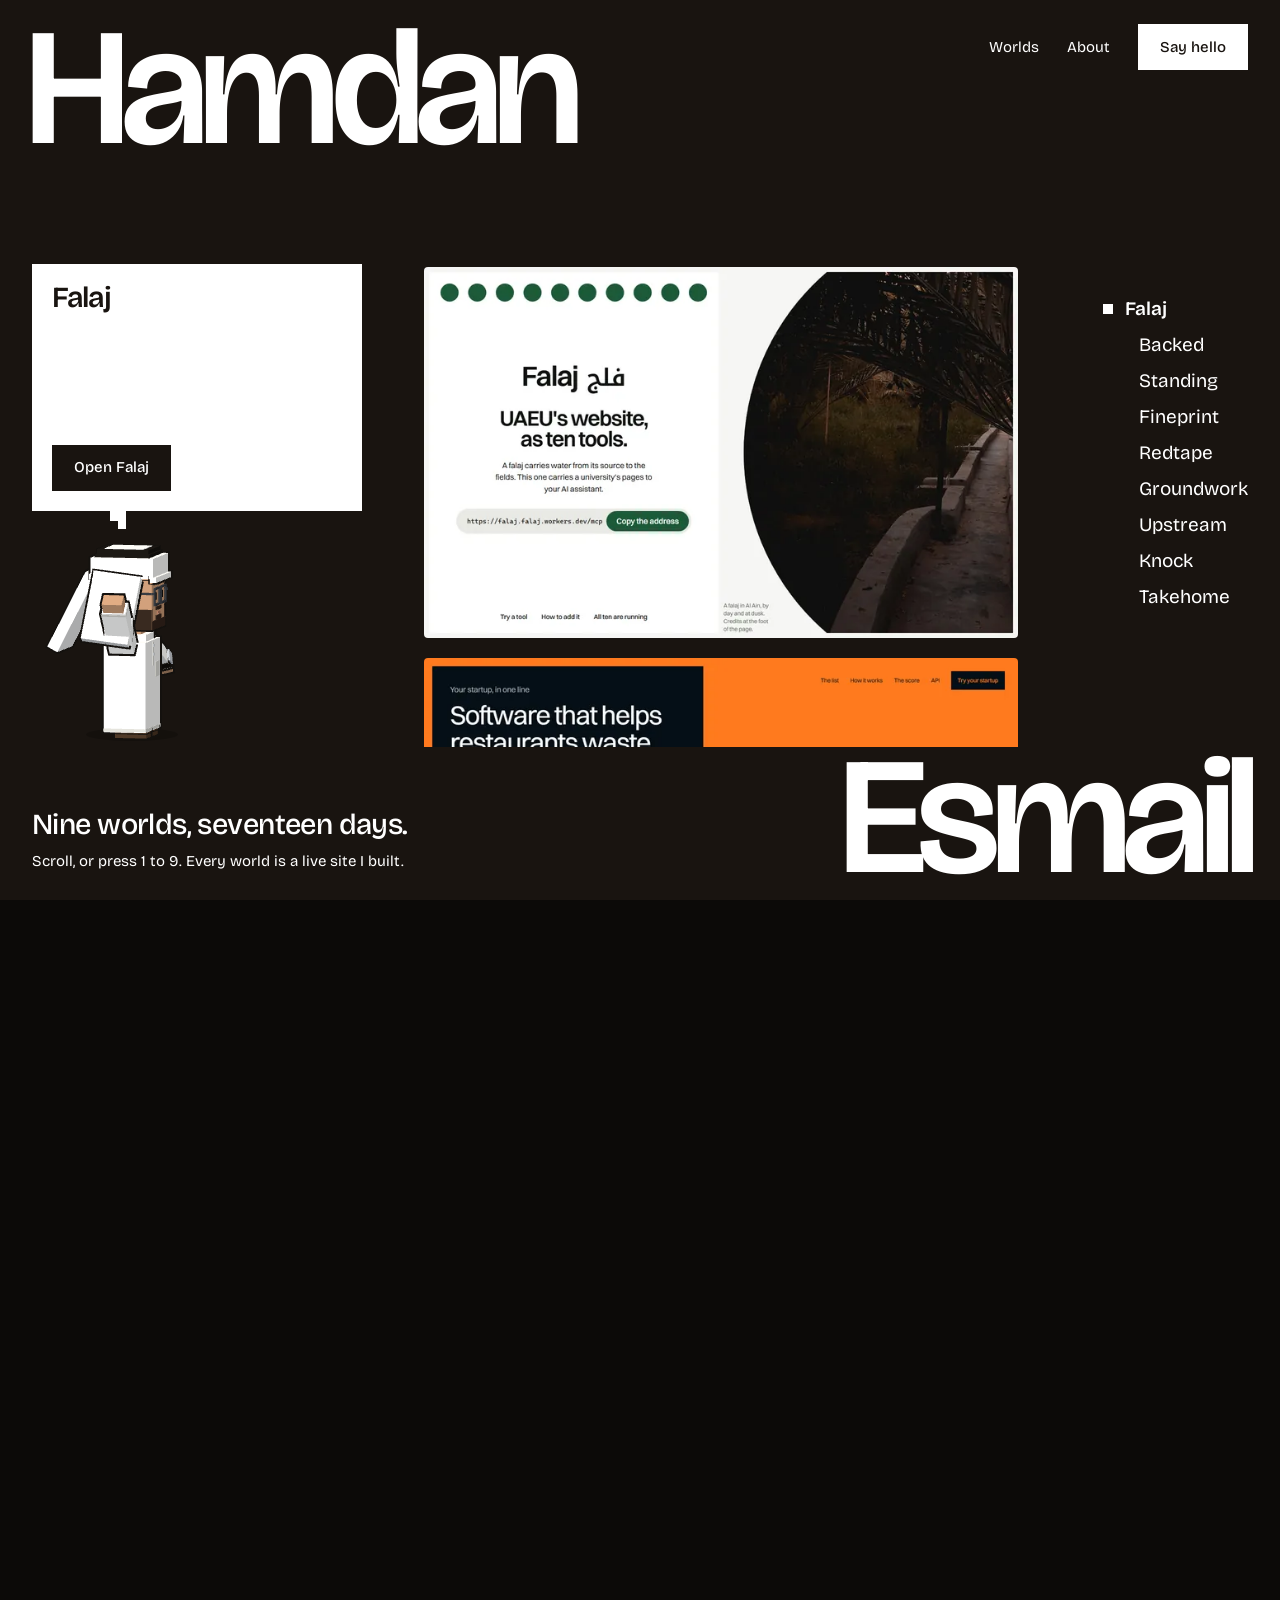
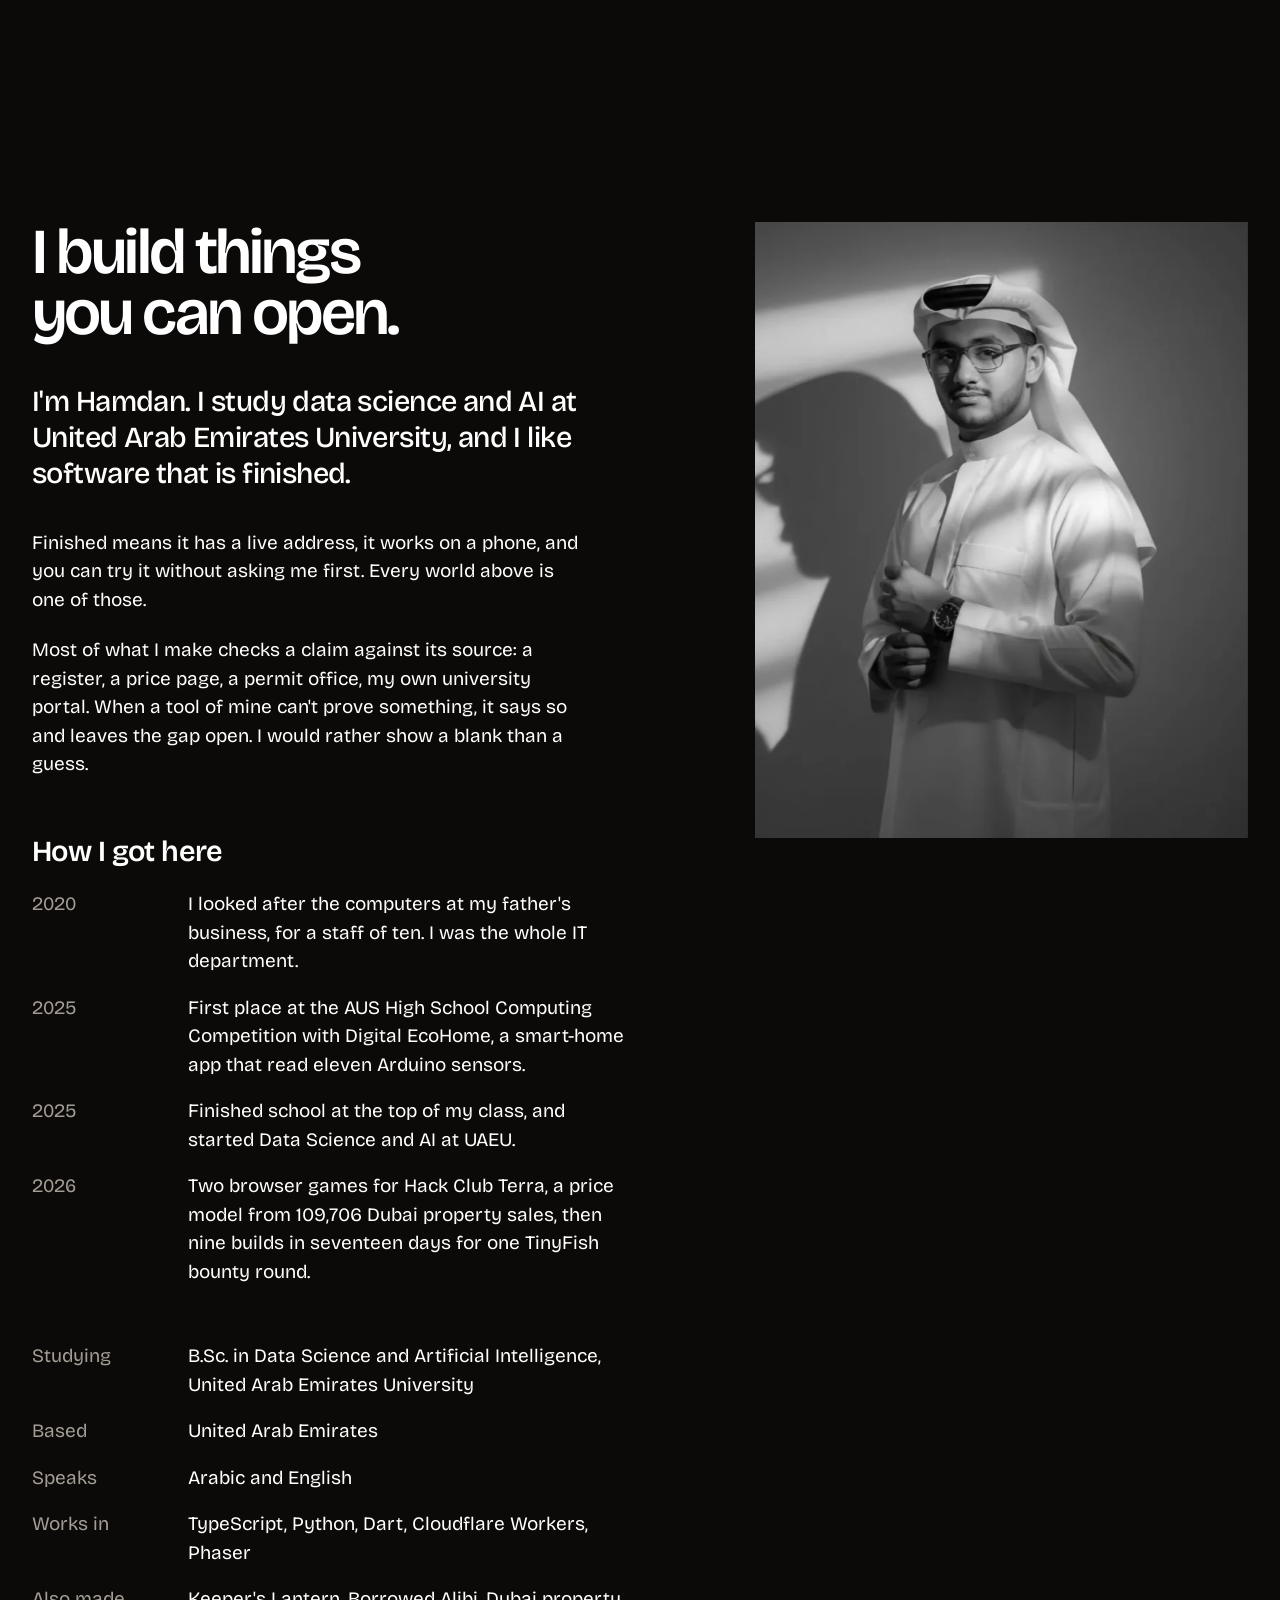
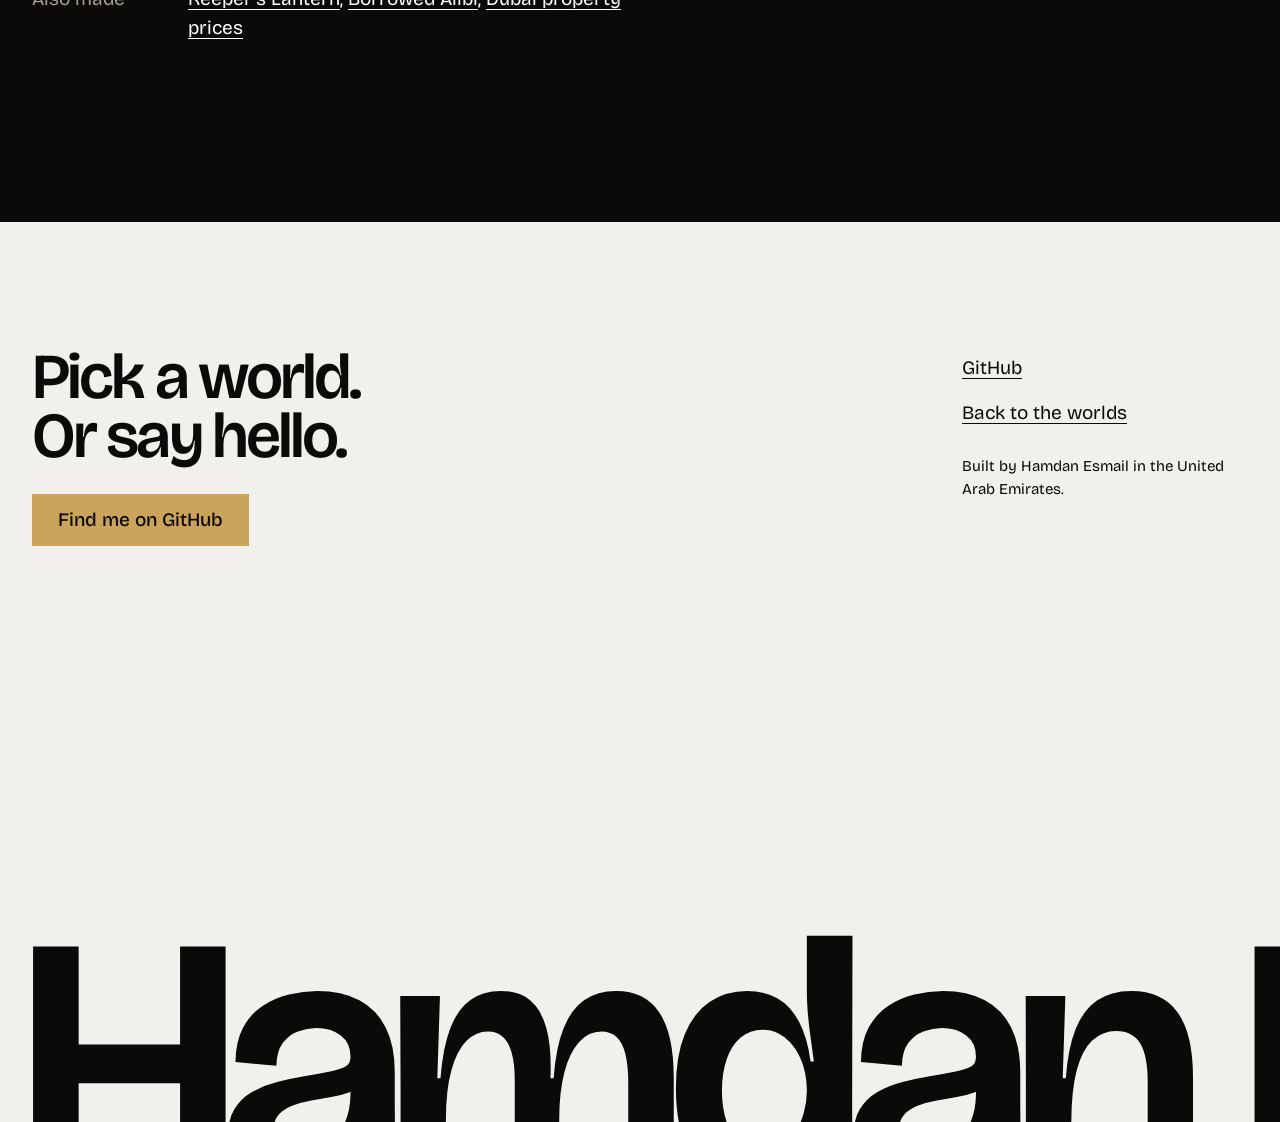
<file: index.html>
<!doctype html>
<html lang="en">
<head>
<meta charset="utf-8">
<meta name="viewport" content="width=device-width, initial-scale=1">
<title>Hamdan Esmail</title>
<meta name="description" content="Hamdan Esmail builds small, finished software you can open. Nine live builds in seventeen days, each in its own world, and a guide to walk you through them.">
<meta name="theme-color" content="#191410">
<link rel="canonical" href="https://hamdanesmail.vercel.app/">
<meta property="og:type" content="website">
<meta property="og:url" content="https://hamdanesmail.vercel.app/">
<meta property="og:title" content="Hamdan Esmail">
<meta property="og:description" content="Nine worlds, seventeen days. Every world is a live site I built.">
<meta property="og:image" content="https://hamdanesmail.vercel.app/img/social.jpg">
<meta name="twitter:card" content="summary_large_image">
<link rel="icon" href="favicon.svg" type="image/svg+xml">
<link rel="preconnect" href="https://fonts.googleapis.com">
<link rel="preconnect" href="https://fonts.gstatic.com" crossorigin>
<link href="https://fonts.googleapis.com/css2?family=Bricolage+Grotesque:opsz,wght@12..96,400;12..96,500;12..96,600&display=swap" rel="stylesheet">
<link rel="stylesheet" href="css/site.css">
<script>document.documentElement.classList.add("js")</script>
</head>
<body>
<a class="skip" href="#about">Skip to About</a>

<main>
  <section class="run" id="run" aria-label="The nine builds">
    <div class="stage" id="stage">
      <div class="skin cur">
        <h1>
          <span class="word a">Hamdan</span>
          <span class="word b">Esmail</span>
        </h1>
        <nav class="nav" aria-label="Main">
          <a href="#run">Worlds</a>
          <a href="#about">About</a>
          <a class="btn" href="#hello">Say hello</a>
        </nav>
        <div class="band">
          <div class="now">
            <div class="bubble wait">
              <div class="now-head"><p class="now-name">Falaj</p><span class="dots" aria-hidden="true"><i></i><i></i><i></i></span></div>
              <p class="now-line">A falaj carries water to the fields. Mine carries my university's website to an AI, as ten tools.</p>
              <a class="btn open" href="https://falaj.falaj.workers.dev/">Open Falaj</a>
            </div>
            <div class="guide-slot"></div>
          </div>
          <div class="window">
            <div class="reel">
              <a class="frame" href="https://falaj.falaj.workers.dev/" data-name="Falaj" data-bg="#191410" data-ink="#ffffff" data-line="A falaj carries water to the fields. Mine carries my university's website to an AI, as ten tools.">
                <img src="img/falaj.webp" srcset="img/falaj-720.webp 720w, img/falaj.webp 1200w" sizes="(max-width: 860px) 92vw, 44vw" width="1200" height="750" alt="The Falaj site">
                <span class="cap"><b>Falaj</b> A falaj carries water to the fields. Mine carries my university's website to an AI, as ten tools.</span>
              </a>
              <a class="frame" href="https://backed.hamdanesmail12-7a9.workers.dev/" data-name="Backed" data-bg="#ff7a1f" data-ink="#051016" data-line="Type one line about your startup. I find who funded companies like it, and quote the proof.">
                <img src="img/backed.webp" srcset="img/backed-720.webp 720w, img/backed.webp 1200w" sizes="(max-width: 860px) 92vw, 44vw" width="1200" height="750" alt="The Backed site">
                <span class="cap"><b>Backed</b> Type one line about your startup. I find who funded companies like it, and quote the proof.</span>
              </a>
              <a class="frame" href="https://standing.hamdanesmail12-7a9.workers.dev/" data-name="Standing" data-bg="#306a57" data-ink="#ffffff" data-line="Is this company still registered? I ask the official register and keep the receipt.">
                <img src="img/standing.webp" srcset="img/standing-720.webp 720w, img/standing.webp 1200w" sizes="(max-width: 860px) 92vw, 44vw" width="1200" height="750" alt="The Standing site" loading="lazy">
                <span class="cap"><b>Standing</b> Is this company still registered? I ask the official register and keep the receipt.</span>
              </a>
              <a class="frame" href="https://fineprint.hamdanesmail12-7a9.workers.dev/" data-name="Fineprint" data-bg="#f2eee3" data-ink="#1b1712" data-line="The pages you agree to without reading. I record every change, with the date and a screenshot.">
                <img src="img/fineprint.webp" srcset="img/fineprint-720.webp 720w, img/fineprint.webp 1200w" sizes="(max-width: 860px) 92vw, 44vw" width="1200" height="750" alt="The Fineprint site" loading="lazy">
                <span class="cap"><b>Fineprint</b> The pages you agree to without reading. I record every change, with the date and a screenshot.</span>
              </a>
              <a class="frame" href="https://redtape.hamdanesmail12-7a9.workers.dev/" data-name="Redtape" data-bg="#c6162d" data-ink="#ffffff" data-line="Opening a cafe in Austin, Manchester or Dubai? Every permit and fee, proved on its official page.">
                <img src="img/redtape.webp" srcset="img/redtape-720.webp 720w, img/redtape.webp 1200w" sizes="(max-width: 860px) 92vw, 44vw" width="1200" height="750" alt="The Redtape site" loading="lazy">
                <span class="cap"><b>Redtape</b> Opening a cafe in Austin, Manchester or Dubai? Every permit and fee, proved on its official page.</span>
              </a>
              <a class="frame" href="https://groundwork.hamdanesmail12-7a9.workers.dev/" data-name="Groundwork" data-bg="#344d6e" data-ink="#ffffff" data-line="One Philadelphia address, nine public records, every one linked to its source.">
                <img src="img/groundwork.webp" srcset="img/groundwork-720.webp 720w, img/groundwork.webp 1200w" sizes="(max-width: 860px) 92vw, 44vw" width="1200" height="750" alt="The Groundwork site" loading="lazy">
                <span class="cap"><b>Groundwork</b> One Philadelphia address, nine public records, every one linked to its source.</span>
              </a>
              <a class="frame" href="https://upstream.hamdanesmail12-7a9.workers.dev/" data-name="Upstream" data-bg="#fbfaf6" data-ink="#0c0a08" data-line="Where did that number come from? I follow a claim back to where it first appeared.">
                <img src="img/upstream.webp" srcset="img/upstream-720.webp 720w, img/upstream.webp 1200w" sizes="(max-width: 860px) 92vw, 44vw" width="1200" height="750" alt="The Upstream site" loading="lazy">
                <span class="cap"><b>Upstream</b> Where did that number come from? I follow a claim back to where it first appeared.</span>
              </a>
              <a class="frame" href="https://knock.hamdanesmail12-7a9.workers.dev/" data-name="Knock" data-bg="#242e4a" data-ink="#ffffff" data-line="I knocked on 590 company doors. Each row came back alive, slowing down or zombie.">
                <img src="img/knock.webp" srcset="img/knock-720.webp 720w, img/knock.webp 1200w" sizes="(max-width: 860px) 92vw, 44vw" width="1200" height="750" alt="The Knock site" loading="lazy">
                <span class="cap"><b>Knock</b> I knocked on 590 company doors. Each row came back alive, slowing down or zombie.</span>
              </a>
              <a class="frame" href="https://takehome.hamdanesmail12-7a9.workers.dev/" data-name="Takehome" data-bg="#e8e4d9" data-ink="#0c0a08" data-line="My university portal has no export button, and it locked 5 of my 17 courses. So I built the way out.">
                <img src="img/takehome.webp" srcset="img/takehome-720.webp 720w, img/takehome.webp 1200w" sizes="(max-width: 860px) 92vw, 44vw" width="1200" height="750" alt="The Takehome site" loading="lazy">
                <span class="cap"><b>Takehome</b> My university portal has no export button, and it locked 5 of my 17 courses. So I built the way out.</span>
              </a>
            </div>
          </div>
          <ol class="select" aria-label="Jump to a world"></ol>
        </div>
        <p class="say">Nine worlds, seventeen days.<small>Scroll, or press 1 to 9. Every world is a live site I built.</small></p>
      </div>
      <div class="guide-layer" id="guide" role="img" aria-label="A small blocky figure of Hamdan in a white kandura and ghutra, your guide">
        <span class="guide-ground"></span>
        <canvas class="guide-2d" width="14" height="20"></canvas>
        <canvas class="guide-3d" hidden></canvas>
      </div>
    </div>
  </section>

  <section class="about" id="about">
    <div class="about-text">
      <h2 data-rise style="--i:0">I build things<br>you can open.</h2>
      <p class="statement" data-rise style="--i:1">I'm Hamdan. I study data science and AI at United Arab Emirates University, and I like software that is finished.</p>
      <p data-rise style="--i:2">Finished means it has a live address, it works on a phone, and you can try it without asking me first. Every world above is one of those.</p>
      <p data-rise style="--i:3">Most of what I make checks a claim against its source: a register, a price page, a permit office, my own university portal. When a tool of mine can't prove something, it says so and leaves the gap open. I would rather show a blank than a guess.</p>
      <h3 data-rise style="--i:4">How I got here</h3>
      <dl class="facts journey" data-rise style="--i:5">
        <div><dt>2020</dt><dd>I looked after the computers at my father's business, for a staff of ten. I was the whole IT department.</dd></div>
        <div><dt>2025</dt><dd>First place at the AUS High School Computing Competition with Digital EcoHome, a smart-home app that read eleven Arduino sensors.</dd></div>
        <div><dt>2025</dt><dd>Finished school at the top of my class, and started Data Science and AI at UAEU.</dd></div>
        <div><dt>2026</dt><dd>Two browser games for Hack Club Terra, a price model from 109,706 Dubai property sales, then nine builds in seventeen days for one TinyFish bounty round.</dd></div>
      </dl>
      <dl class="facts" data-rise style="--i:6">
        <div><dt>Studying</dt><dd>B.Sc. in Data Science and Artificial Intelligence, United Arab Emirates University</dd></div>
        <div><dt>Based</dt><dd>United Arab Emirates</dd></div>
        <div><dt>Speaks</dt><dd>Arabic and English</dd></div>
        <div><dt>Works in</dt><dd>TypeScript, Python, Dart, Cloudflare Workers, Phaser</dd></div>
        <div><dt>Also made</dt><dd><a href="https://hamdanesmail.github.io/keepers-lantern/">Keeper's Lantern</a>, <a href="https://hamdanesmail.github.io/borrowed-alibi/">Borrowed Alibi</a>, <a href="https://hamdanesmail.github.io/dubai-property-prices/">Dubai property prices</a></dd></div>
      </dl>
    </div>
    <figure class="about-photo">
      <div class="tilt"><img src="img/portrait-900.webp" srcset="img/portrait-900.webp 900w, img/portrait-1600.webp 1600w" sizes="(max-width: 860px) 92vw, 40vw" width="1600" height="1516" alt="Hamdan Esmail in a white kandura and ghutra, adjusting his cuff, with window light falling across the wall behind him" loading="lazy"></div>
    </figure>
  </section>

  <section class="close" id="hello">
    <div class="close-grid">
      <div class="invite">
        <h2>Pick a world.<br>Or say hello.</h2>
        <a class="btn" href="https://github.com/HamdanEsmail">Find me on GitHub</a>
      </div>
      <div class="links">
        <a href="https://github.com/HamdanEsmail">GitHub</a>
        <a href="#run">Back to the worlds</a>
        <span>Built by Hamdan Esmail in the United Arab Emirates.</span>
      </div>
    </div>
    <p class="wordmark" aria-hidden="true">Hamdan Esmail</p>
  </section>
</main>

<script src="js/site.js" defer></script>
<script type="module">
/* The 3D guide loads after everything else. If it cannot (no WebGL, no network), the flat one stays. */
try {
  const { createGuide } = await import("./js/guide.js");
  window.guideReady(createGuide);
} catch (e) { /* the flat guide is already there */ }
</script>
</body>
</html>
</file>
<file: css/site.css>
/* Hamdan Esmail. One face (Bricolage Grotesque), one base ground (warm black), and nine worlds that each bring their own. */
:root {
  --bg: #0c0a08;
  --surface: #181512;
  --ink: #ffffff;
  --muted: #a39d96;
  --accent: #c9a45a;
  --accent-ink: #0c0a08;
  --bone: #f1f0ed;
  --step-small: 0.9375rem;
  --step-body: clamp(1.0625rem, 1rem + 0.25vw, 1.1875rem);
  --step-lead: clamp(1.375rem, 1.1rem + 0.9vw, 1.875rem);
  --step-head: clamp(2.5rem, 5vw, 4.5rem);
  --step-name: 13vw;
  --margin: 32px;
  --frame-h: min(29vw, calc(100svh - 28vw - 130px));
  --frame-w: calc(var(--frame-h) * 1.6);
  --gap: 20px;
  --ease-out: cubic-bezier(0.22, 1, 0.36, 1);
  --t-press: 140ms;
  --t-hover: 180ms;
  --t-reveal: 800ms;
}
* { box-sizing: border-box; }
html { -webkit-text-size-adjust: 100%; }
html.js { scroll-snap-type: y proximity; }
body {
  margin: 0;
  background: var(--bg);
  color: var(--ink);
  font-family: "Bricolage Grotesque", system-ui, sans-serif;
  font-size: var(--step-body);
  line-height: 1.5;
  -webkit-font-smoothing: antialiased;
}
a { color: inherit; }
img { display: block; max-width: 100%; }
:focus-visible { outline: 3px solid currentColor; outline-offset: 3px; }
.sr { position: absolute; width: 1px; height: 1px; overflow: hidden; clip-path: inset(50%); white-space: nowrap; }
.skip { position: absolute; left: 16px; top: -80px; z-index: 20; padding: 12px 18px; background: var(--ink); color: var(--bg); font-weight: 500; }
.skip:focus { top: 16px; }

/* ---------- The pinned run. The name holds its two corners; each world rises through it like a curtain. */
.run { position: relative; }
/* One step of scrolling per world after the first; the script sets --steps from the number of worlds. */
.js .run { height: calc(100vh + var(--steps, 8) * 55svh); height: calc(100dvh + var(--steps, 8) * 55svh); }
/* One invisible stop per world, so the scroll settles on a whole world. */
.snap { position: absolute; left: 0; width: 100%; height: 55svh; pointer-events: none; scroll-snap-align: start; }
.stage { position: sticky; top: 0; height: 100vh; height: 100dvh; overflow: hidden; background: #191410; }
.skin {
  --field: #191410;
  --field-ink: #ffffff;
  position: absolute;
  inset: 0;
  display: grid;
  grid-template-columns: minmax(0, 1fr) auto;
  grid-template-rows: auto minmax(0, 1fr) auto;
  padding: 18px var(--margin) 22px;
  background: var(--field);
  color: var(--field-ink);
}
.skin.other { clip-path: inset(100% 0 0 0); }

h1, .h1 { display: contents; margin: 0; font: inherit; }
.word { display: block; font-size: var(--step-name); font-weight: 600; letter-spacing: -0.055em; line-height: 0.85; white-space: nowrap; }
.word.a { grid-area: 1 / 1; margin-left: -0.04em; }
.word.b { grid-area: 3 / 2; align-self: end; margin: 0 -0.02em -0.06em 0; text-align: right; }
.nav { grid-area: 1 / 2; align-self: start; justify-self: end; display: flex; gap: 28px; align-items: center; padding-top: 6px; font-size: var(--step-small); }
.nav a { text-decoration: none; padding: 10px 0; }
.nav a:hover { text-decoration: underline; text-underline-offset: 4px; }
.band { grid-area: 2 / 1 / 3 / -1; display: grid; grid-template-columns: minmax(0, 1.3fr) var(--frame-w) minmax(0, 0.7fr); gap: 40px; min-height: 0; }
.say { grid-area: 3 / 1; align-self: end; margin: 0 0 6px; max-width: 24ch; font-size: var(--step-lead); font-weight: 500; letter-spacing: -0.02em; line-height: 1.15; }
.say small { display: block; margin-top: 10px; font-size: var(--step-small); font-weight: 400; letter-spacing: 0; line-height: 1.4; }

.btn {
  display: inline-flex;
  align-items: center;
  min-height: 46px;
  padding: 0 22px;
  background: var(--field-ink, var(--ink));
  color: var(--field, var(--bg));
  font: inherit;
  font-weight: 500;
  font-size: var(--step-small);
  text-decoration: none;
  border: 0;
  cursor: pointer;
  transition: transform var(--t-press) var(--ease-out);
}
.nav a.btn { padding: 0 22px; }
.btn:hover { transform: translateY(-2px); text-decoration: none; }
.btn:active { transform: translateY(1px) scale(0.98); }

.window { position: relative; height: 100%; min-height: 0; overflow: hidden; }
.reel { display: flex; flex-direction: column; gap: var(--gap); will-change: transform; }
.frame { position: relative; display: block; flex: none; width: 100%; height: var(--frame-h); overflow: hidden; border-radius: 4px; background: var(--surface); }
.frame img { width: 100%; height: 100%; object-fit: cover; object-position: top; transition: transform 500ms var(--ease-out); }
.frame:hover img { transform: scale(1.03); }
.js .cap { position: absolute; width: 1px; height: 1px; overflow: hidden; clip-path: inset(50%); white-space: nowrap; }

/* The guide stands at the foot of this column; what he says sits above his head. */
.now { display: flex; flex-direction: column; justify-content: flex-end; align-items: flex-start; min-height: 0; }
.bubble { position: relative; max-width: 330px; margin-bottom: 20px; padding: 18px 20px 20px; background: var(--field-ink); color: var(--field); transform-origin: 80px 100%; }
.bubble::before, .bubble::after { content: ""; position: absolute; background: inherit; }
.bubble::before { left: 78px; bottom: -10px; width: 16px; height: 10px; }
.bubble::after { left: 86px; bottom: -18px; width: 8px; height: 8px; }
.now-head { display: flex; align-items: center; justify-content: space-between; gap: 12px; }
.now-name { margin: 0; font-size: var(--step-lead); font-weight: 600; letter-spacing: -0.03em; line-height: 1.1; }
.now-line { position: relative; margin: 8px 0 16px; line-height: 1.4; }
.unsaid { visibility: hidden; }
/* Three small dots that bounce only while he is speaking. */
.dots { display: flex; gap: 4px; flex: none; opacity: 0; transition: opacity var(--t-hover) var(--ease-out); }
.dots i { display: block; width: 7px; height: 7px; border-radius: 50%; background: currentColor; }
.bubble.speaking .dots { opacity: 1; }
.bubble .btn { background: var(--field); color: var(--field-ink); }
.js .skin.cur .bubble.wait { opacity: 0; }
.guide-slot { flex: none; width: 200px; height: min(216px, 24svh); }
.guide-layer { position: absolute; z-index: 5; pointer-events: none; visibility: hidden; }
.guide-layer canvas { position: absolute; display: block; transform-origin: 50% 97%; pointer-events: auto; cursor: pointer; }
.guide-layer canvas[hidden] { display: none; }
.guide-ground { position: absolute; left: 27%; bottom: 2.5%; width: 46%; height: 6%; border-radius: 50%; background: #000000; opacity: 0.2; }
.guide-3d { inset: 0; width: 100%; height: 100%; }
.guide-2d { left: 50%; bottom: 3%; height: 90%; aspect-ratio: 14 / 20; margin-left: calc(var(--guide-h, 200px) * -0.315); image-rendering: pixelated; }

.select { align-self: center; justify-self: end; list-style: none; margin: 0; padding: 0; }
.select a, .select button {
  display: flex;
  align-items: center;
  gap: 12px;
  min-height: 36px;
  padding: 0;
  background: none;
  border: 0;
  color: inherit;
  font: inherit;
  text-decoration: none;
  cursor: pointer;
  transition: transform var(--t-hover) var(--ease-out);
}
.select i { display: block; width: 10px; height: 10px; background: currentColor; opacity: 0; transform: scale(0.6); transition: transform var(--t-hover) var(--ease-out), opacity var(--t-hover) var(--ease-out); }
.select button:hover { transform: translateX(-6px); }
.select button[aria-current="true"] { font-weight: 600; transform: translateX(-14px); }
.select button[aria-current="true"] i { opacity: 1; transform: scale(1); }
/* On a phone the nine names would run off the side, so two buttons and a count stand in for the list. */
.pager { display: none; }

/* ---------- About: the words on the left, the portrait holding its place on the right. */
.about { display: grid; grid-template-columns: repeat(12, minmax(0, 1fr)); column-gap: 24px; padding: 18vh var(--margin) 20vh; background: var(--bg); color: var(--ink); }
.about-text { grid-column: 1 / span 6; }
.about h2 { margin: 0 0 40px; font-size: var(--step-head); font-weight: 600; letter-spacing: -0.045em; line-height: 0.95; }
.about h3 { margin: 56px 0 22px; font-size: var(--step-lead); font-weight: 600; letter-spacing: -0.02em; line-height: 1.15; }
.about p { margin: 0 0 22px; max-width: 46ch; }
.about .statement { max-width: 30ch; margin-bottom: 36px; font-size: var(--step-lead); font-weight: 500; letter-spacing: -0.02em; line-height: 1.25; }
.facts { margin: 56px 0 0; display: grid; gap: 18px; }
.facts.journey { margin-top: 0; }
.facts div { display: grid; grid-template-columns: 132px minmax(0, 1fr); gap: 24px; align-items: baseline; }
.facts dt { color: var(--muted); }
.journey dt { font-variant-numeric: tabular-nums; }
.facts dd { margin: 0; max-width: 40ch; }
.facts a { text-underline-offset: 4px; }
.about-photo { grid-column: 8 / span 5; align-self: start; position: sticky; top: 9vh; margin: 0; perspective: 1100px; }
.about-photo .tilt { overflow: hidden; aspect-ratio: 4 / 5; background: var(--surface); transition: transform 500ms var(--ease-out); will-change: transform; }
.about-photo img { width: 100%; height: 100%; object-fit: cover; object-position: 74% 40%; }

/* ---------- The close: an invitation over the cropped name. */
.close { position: relative; min-height: 100vh; min-height: 100svh; overflow: hidden; background: var(--bone); color: var(--bg); padding: 14vh var(--margin) 0; }
.close-grid { display: grid; grid-template-columns: repeat(12, 1fr); gap: 24px; }
.invite { grid-column: 1 / span 7; }
.invite h2 { margin: 0 0 28px; font-size: var(--step-head); font-weight: 600; letter-spacing: -0.045em; line-height: 0.92; }
.invite .btn { background: var(--accent); color: var(--accent-ink); min-height: 52px; padding: 0 26px; font-size: var(--step-body); }
.links { grid-column: 10 / span 3; display: grid; gap: 4px; align-content: start; }
.links a { text-underline-offset: 4px; padding: 6px 0; }
.links span { margin-top: 18px; font-size: var(--step-small); }
.wordmark { position: absolute; left: calc(var(--margin) - 1.2vw); bottom: 0; margin: 0; font-size: 28vw; font-weight: 600; letter-spacing: -0.06em; line-height: 0.8; white-space: nowrap; transform: translateY(30%); }

/* ---------- Motion. Everything here is extra: with it switched off the page is already complete. */
@media (prefers-reduced-motion: no-preference) {
  .js .skin .word, .js .skin .window, .js .skin .select, .js .skin .say { animation: rise var(--t-reveal) var(--ease-out) both; }
  .js .skin .word.a { animation-delay: 60ms; }
  .js .skin .window { animation-delay: 160ms; }
  .js .skin .select { animation-delay: 260ms; }
  .js .skin .say { animation-delay: 340ms; }
  .js .skin .word.b { animation-delay: 420ms; }
  .bubble.speaking .dots i { animation: dot 560ms ease-in-out infinite; }
  .bubble.speaking .dots i:nth-child(2) { animation-delay: 110ms; }
  .bubble.speaking .dots i:nth-child(3) { animation-delay: 220ms; }
  @keyframes rise { from { opacity: 0; transform: translateY(26px); } }
  @keyframes dot { 0%, 60%, 100% { transform: none; } 30% { transform: translateY(-5px); } }

  /* About arrives in reading order; the portrait opens like the curtain between worlds. */
  .js .about [data-rise] { opacity: 0; transform: translateY(22px); }
  .js .about.in [data-rise] { animation: settle var(--t-reveal) var(--ease-out) forwards; animation-delay: calc(var(--i, 0) * 80ms); }
  .js .about-photo .tilt { clip-path: inset(100% 0 0 0); }
  .js .about-photo img { transform: scale(1.12); }
  .js .about.in .about-photo .tilt { animation: shutter 1100ms var(--ease-out) 120ms forwards; }
  .js .about.in .about-photo img { animation: unzoom 1500ms var(--ease-out) 120ms forwards; }
  @keyframes settle { to { opacity: 1; transform: none; } }
  @keyframes shutter { to { clip-path: inset(0 0 0 0); } }
  @keyframes unzoom { to { transform: scale(1); } }
}
@media (prefers-reduced-motion: reduce) {
  * { transition-duration: 1ms !important; }
}

/* ---------- Short screens: the guide stands beside his words instead of under them. */
@media (min-width: 1200px) and (max-height: 800px) {
  .now { flex-direction: row-reverse; justify-content: flex-end; align-items: flex-end; gap: 6px; }
  .bubble { margin-bottom: 30px; transform-origin: 0 100%; }
  .bubble::before { left: -10px; bottom: 26px; width: 10px; height: 14px; }
  .bubble::after { left: -18px; bottom: 30px; }
  .guide-slot { width: 150px; height: min(170px, 26svh); }
}
@media (min-width: 861px) and (max-width: 1199px) and (max-height: 800px) {
  .guide-slot { display: none; }
  .bubble::before, .bubble::after { display: none; }
}

/* ---------- Phones: one column, the guide beside his words, the worlds as a row of names. */
@media (max-width: 860px) {
  :root { --margin: 16px; --step-name: 21vw; --frame-w: calc(100vw - 32px); --frame-h: min(calc(var(--frame-w) * 0.625), 27svh); --gap: 12px; }
  .skin { grid-template-columns: minmax(0, 1fr); grid-template-rows: auto auto minmax(0, 1fr) auto auto; padding: 12px var(--margin) 14px; }
  .nav { grid-area: 1 / 1; padding: 0; }
  .nav a:not(.btn) { display: none; }
  .word.a { grid-area: 2 / 1; }
  .band { grid-area: 3 / 1; grid-template-columns: minmax(0, 1fr); grid-template-rows: auto auto auto; gap: 10px; align-content: center; }
  .say { grid-area: 4 / 1; font-size: var(--step-body); max-width: 15ch; }
  .say small { display: none; }
  .word.b { grid-area: 5 / 1; }
  .window { order: 1; height: calc(var(--frame-h) + 50px); }
  .now { order: 2; flex-direction: row-reverse; justify-content: flex-end; align-items: flex-end; gap: 4px; }
  .bubble { max-width: none; flex: 1; margin-bottom: 14px; padding: 12px 14px 14px; transform-origin: 0 100%; }
  .bubble::before { left: -10px; bottom: 22px; width: 10px; height: 14px; }
  .bubble::after { left: -18px; bottom: 26px; }
  .now-line { margin: 4px 0 10px; font-size: 1rem; }
  .bubble .btn { min-height: 44px; }
  .guide-slot { width: 100px; height: 124px; }
  .select { display: none; }
  .pager { order: 3; display: flex; align-items: center; justify-content: space-between; gap: 12px; }
  .pager button { min-height: 44px; padding: 0 16px; background: var(--field-ink); color: var(--field); border: 0; font: inherit; font-size: var(--step-small); font-weight: 500; cursor: pointer; transition: transform var(--t-press) var(--ease-out); }
  .pager button:active { transform: scale(0.96); }
  .pager button:disabled { visibility: hidden; }
  .pager span { font-size: var(--step-small); font-variant-numeric: tabular-nums; }
  .about { display: flex; flex-direction: column; padding: 12vh var(--margin) 12vh; }
  .about-text { display: contents; }
  .about-text > * { order: 3; }
  .about h2 { order: 1; margin-bottom: 28px; }
  .about-photo { order: 2; position: static; margin: 0 0 32px; }
  .facts { margin-top: 40px; }
  .facts.journey { margin-top: 0; }
  .facts div { grid-template-columns: 96px minmax(0, 1fr); gap: 16px; }
  .close { padding-top: 10vh; }
  .invite, .links { grid-column: 1 / -1; }
  .wordmark { font-size: 34vw; }
}

/* ---------- Without scripts: no pinning and no guide. The nine worlds are simply listed, each with its words. */
html:not(.js) .stage { position: static; height: auto; overflow: visible; }
html:not(.js) .skin { position: relative; display: block; padding-bottom: 12vh; }
html:not(.js) .nav { position: absolute; top: 18px; right: var(--margin); }
html:not(.js) .word.b { text-align: left; margin: 0 0 6vh -0.04em; }
html:not(.js) .band { display: block; }
html:not(.js) .now, html:not(.js) .guide-layer, html:not(.js) .select, html:not(.js) .pager, html:not(.js) .say small { display: none; }
html:not(.js) .window { height: auto; overflow: visible; max-width: 900px; }
html:not(.js) .reel { gap: 56px; }
html:not(.js) .frame { height: auto; overflow: visible; background: none; text-decoration: none; }
html:not(.js) .frame img { height: auto; aspect-ratio: 16 / 10; border-radius: 4px; }
html:not(.js) .cap { display: block; margin-top: 14px; max-width: 52ch; }
html:not(.js) .cap b { display: block; font-size: var(--step-lead); font-weight: 600; letter-spacing: -0.03em; }
html:not(.js) .say { margin: 0 0 6vh; }
</file>
